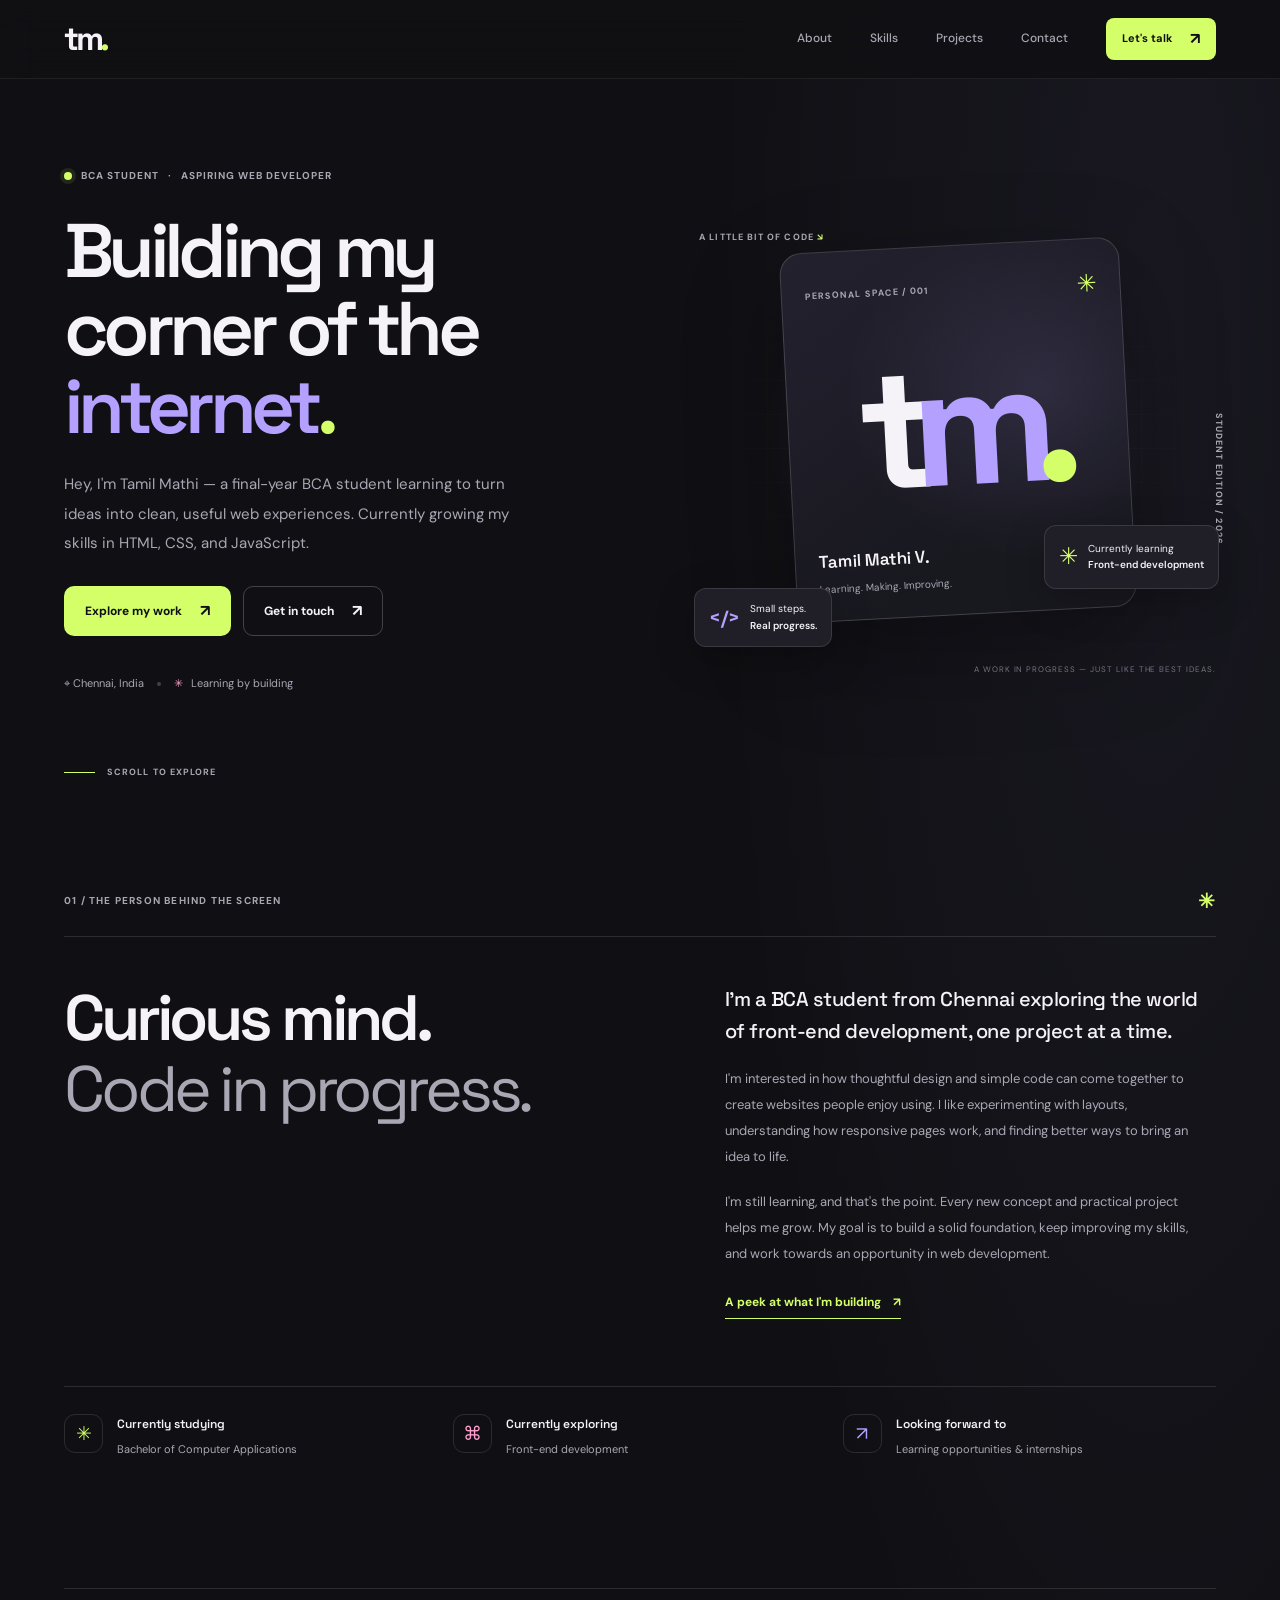
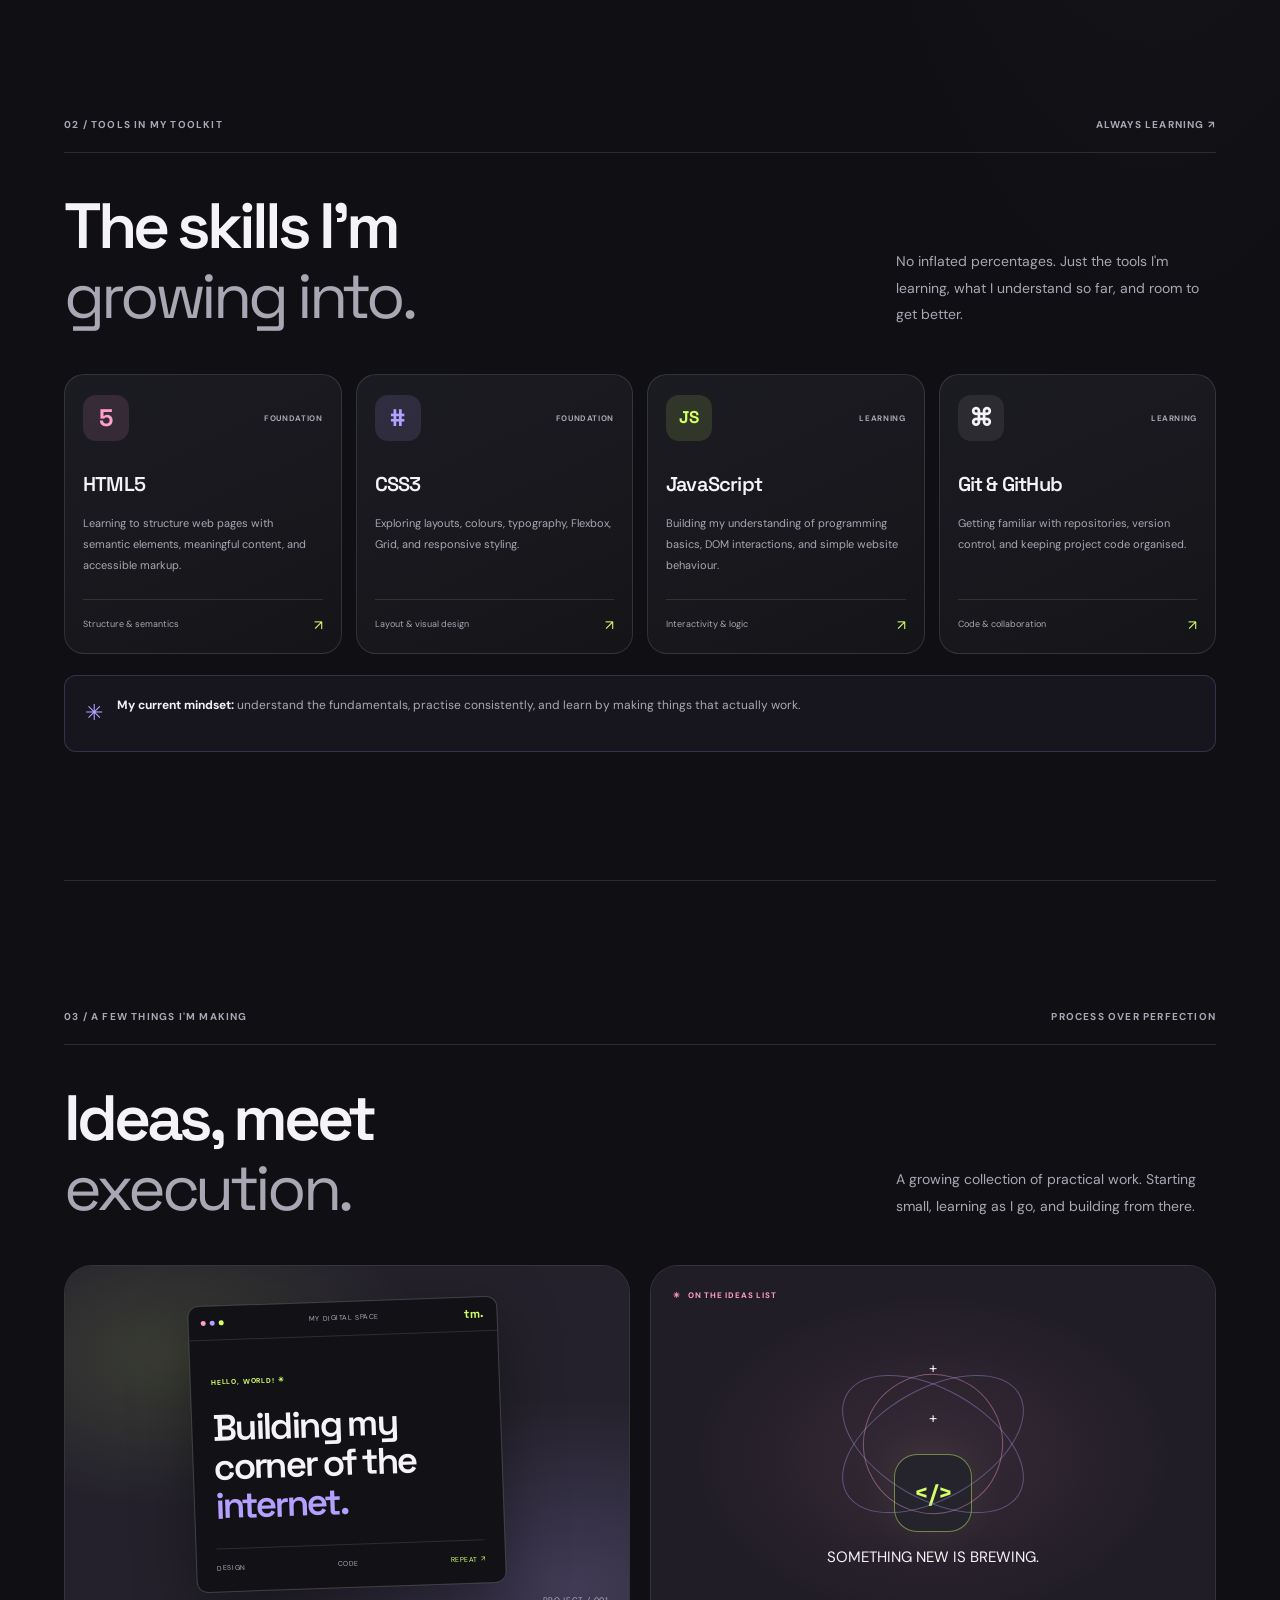
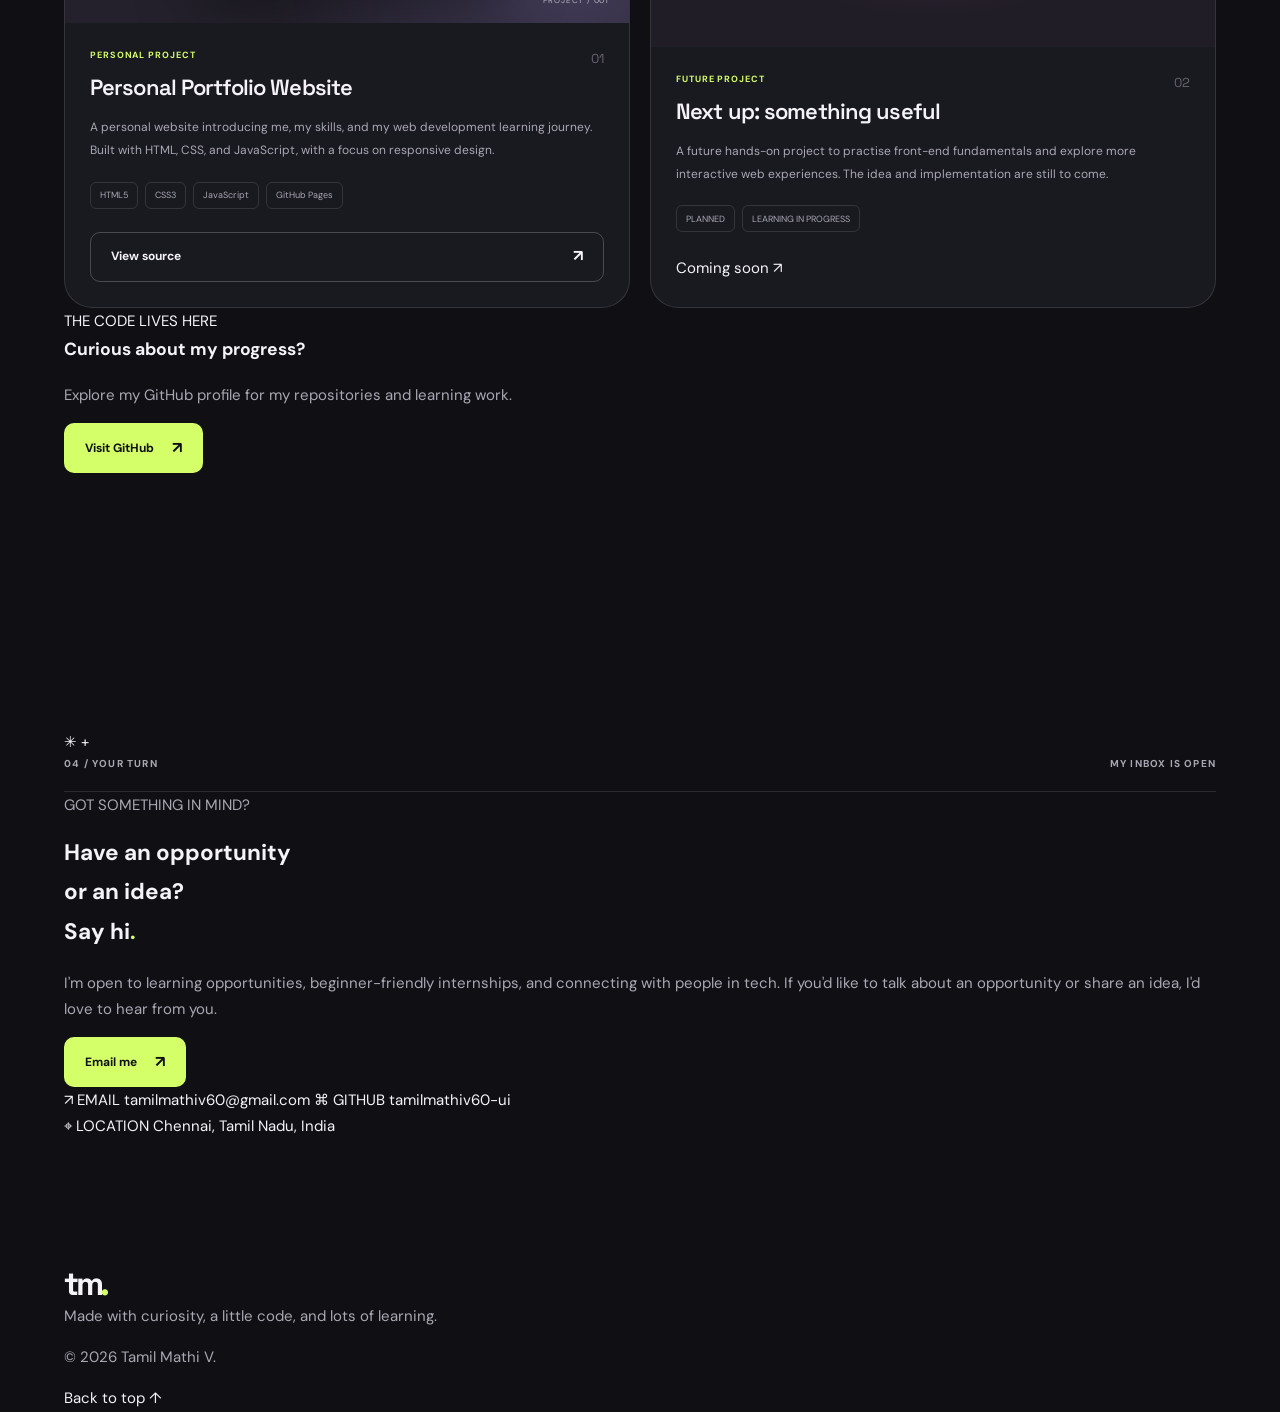
<file: index.html>
<!DOCTYPE html>
<html lang="en">
<head>
  <meta charset="UTF-8">
  <meta name="viewport" content="width=device-width, initial-scale=1.0">

  <title>Tamil Mathi V. | Aspiring Web Developer</title>
  <meta name="description" content="Explore the portfolio of Tamil Mathi V., a final-year BCA student in Chennai learning front-end development, responsive design, HTML, CSS and JavaScript.">
  <meta name="theme-color" content="#101014">
  <meta name="author" content="Tamil Mathi V.">

  <meta property="og:title" content="Tamil Mathi V. — Web Developer in Progress">
  <meta property="og:description" content="A personal portfolio documenting my journey into front-end development.">
  <meta property="og:type" content="website">

  <link rel="preconnect" href="https://fonts.googleapis.com">
  <link rel="preconnect" href="https://fonts.gstatic.com" crossorigin>
  <link href="https://fonts.googleapis.com/css2?family=DM+Sans:wght@400;500;600;700&family=Space+Grotesk:wght@400;500;600;700&display=swap" rel="stylesheet">

  <link rel="stylesheet" href="style.css">
  <script src="script.js" defer></script>
</head>

<body>
  <a class="skip-link" href="#main">Skip to content</a>

  <header class="site-header">
    <nav class="nav container" aria-label="Main navigation">
      <a class="logo" href="#home" aria-label="Tamil Mathi home">tm<span>.</span></a>

      <button
        class="menu-toggle"
        type="button"
        aria-label="Open navigation menu"
        aria-expanded="false"
        aria-controls="nav-links"
      >
        <span></span>
        <span></span>
      </button>

      <div class="nav-links" id="nav-links">
        <a class="nav-link active" href="#about">About</a>
        <a class="nav-link" href="#skills">Skills</a>
        <a class="nav-link" href="#projects">Projects</a>
        <a class="nav-link" href="#contact">Contact</a>
        <a class="button button-small button-lime nav-cta" href="#contact">
          Let's talk <span aria-hidden="true">↗</span>
        </a>
      </div>
    </nav>
  </header>

  <main id="main">
    <!-- HERO -->
    <section class="hero section container" id="home" aria-labelledby="hero-title">
      <div class="hero-copy">
        <div class="eyebrow">
          <span class="status-dot" aria-hidden="true"></span>
          BCA STUDENT <span class="eyebrow-separator">·</span> ASPIRING WEB DEVELOPER
        </div>

        <h1 id="hero-title">
          Building my<br>
          corner of the<br>
          <span class="heading-accent">internet<span class="period">.</span></span>
        </h1>

        <p class="hero-description">
          Hey, I'm Tamil Mathi — a final-year BCA student learning
          to turn ideas into clean, useful web experiences.
          Currently growing my skills in HTML, CSS, and JavaScript.
        </p>

        <div class="hero-actions">
          <a class="button button-lime" href="#projects">
            Explore my work <span aria-hidden="true">↗</span>
          </a>
          <a class="button button-outline" href="#contact">
            Get in touch <span aria-hidden="true">↗</span>
          </a>
        </div>

        <div class="hero-meta">
          <span><span aria-hidden="true">⌖</span> Chennai, India</span>
          <span class="meta-divider" aria-hidden="true"></span>
          <span><span class="meta-sparkle" aria-hidden="true">✳</span> Learning by building</span>
        </div>
      </div>

      <div class="hero-visual" aria-label="Typography-based personal design">
        <div class="visual-grid" aria-hidden="true"></div>

        <span class="floating-label label-top">A LITTLE BIT OF CODE <span>↘</span></span>
        <span class="floating-label label-side">STUDENT EDITION / 2026</span>

        <div class="profile-card">
          <div class="profile-card-top">
            <span class="card-index">PERSONAL SPACE / 001</span>
            <span class="card-star" aria-hidden="true">✳</span>
          </div>

          <div class="monogram" aria-hidden="true">
            <span>t</span><span>m<span class="monogram-period">.</span></span>
          </div>

          <div class="profile-card-bottom">
            <div>
              <p class="card-name">Tamil Mathi V.</p>
              <p class="card-role">Learning. Making. Improving.</p>
            </div>
            <span class="card-arrow" aria-hidden="true">↗</span>
          </div>
        </div>

        <div class="floating-note note-lime">
          <span class="note-icon" aria-hidden="true">✳</span>
          <span>Currently learning<br><strong>Front-end development</strong></span>
        </div>

        <div class="floating-note note-lavender">
          <span class="note-symbol" aria-hidden="true">&lt;/&gt;</span>
          <span>Small steps.<br><strong>Real progress.</strong></span>
        </div>

        <span class="visual-caption">A WORK IN PROGRESS — JUST LIKE THE BEST IDEAS.</span>
      </div>

      <a class="scroll-cue" href="#about">
        <span class="scroll-line" aria-hidden="true"></span>
        SCROLL TO EXPLORE
      </a>
    </section>

    <!-- ABOUT -->
    <section class="section container about-section" id="about" aria-labelledby="about-title">
      <div class="section-kicker">
        <span>01 / THE PERSON BEHIND THE SCREEN</span>
        <span class="kicker-star" aria-hidden="true">✳</span>
      </div>

      <div class="about-grid">
        <div>
          <h2 class="section-heading" id="about-title">
            Curious mind.<br>
            <span class="text-muted">Code in progress.</span>
          </h2>
        </div>

        <div class="about-copy">
          <p class="lead">
            I'm a BCA student from Chennai exploring the world of
            front-end development, one project at a time.
          </p>

          <p>
            I'm interested in how thoughtful design and simple code
            can come together to create websites people enjoy using.
            I like experimenting with layouts, understanding how
            responsive pages work, and finding better ways to bring
            an idea to life.
          </p>

          <p>
            I'm still learning, and that's the point. Every new
            concept and practical project helps me grow. My goal is
            to build a solid foundation, keep improving my skills,
            and work towards an opportunity in web development.
          </p>

          <a class="text-link" href="#projects">
            A peek at what I'm building <span aria-hidden="true">↗</span>
          </a>
        </div>
      </div>

      <div class="about-strip">
        <div class="strip-item">
          <span class="strip-icon strip-lime" aria-hidden="true">✳</span>
          <div>
            <h3>Currently studying</h3>
            <p>Bachelor of Computer Applications</p>
          </div>
        </div>

        <div class="strip-item">
          <span class="strip-icon strip-pink" aria-hidden="true">⌘</span>
          <div>
            <h3>Currently exploring</h3>
            <p>Front-end development</p>
          </div>
        </div>

        <div class="strip-item">
          <span class="strip-icon strip-purple" aria-hidden="true">↗</span>
          <div>
            <h3>Looking forward to</h3>
            <p>Learning opportunities & internships</p>
          </div>
        </div>
      </div>
    </section>

    <!-- SKILLS -->
    <section class="section container skills-section" id="skills" aria-labelledby="skills-title">
      <div class="section-kicker">
        <span>02 / TOOLS IN MY TOOLKIT</span>
        <span>ALWAYS LEARNING ↗</span>
      </div>

      <div class="section-intro">
        <h2 class="section-heading" id="skills-title">
          The skills I'm<br>
          <span class="text-muted">growing into.</span>
        </h2>
        <p class="section-side-copy">
          No inflated percentages. Just the tools I'm learning,
          what I understand so far, and room to get better.
        </p>
      </div>

      <div class="skills-grid">
        <article class="skill-card">
          <div class="skill-card-top">
            <span class="skill-symbol html-symbol" aria-hidden="true">5</span>
            <span class="skill-status">FOUNDATION</span>
          </div>
          <h3>HTML5</h3>
          <p>
            Learning to structure web pages with semantic elements,
            meaningful content, and accessible markup.
          </p>
          <div class="skill-bottom">
            <span>Structure & semantics</span>
            <span aria-hidden="true">↗</span>
          </div>
        </article>

        <article class="skill-card">
          <div class="skill-card-top">
            <span class="skill-symbol css-symbol" aria-hidden="true">#</span>
            <span class="skill-status">FOUNDATION</span>
          </div>
          <h3>CSS3</h3>
          <p>
            Exploring layouts, colours, typography, Flexbox, Grid,
            and responsive styling.
          </p>
          <div class="skill-bottom">
            <span>Layout & visual design</span>
            <span aria-hidden="true">↗</span>
          </div>
        </article>

        <article class="skill-card">
          <div class="skill-card-top">
            <span class="skill-symbol js-symbol" aria-hidden="true">JS</span>
            <span class="skill-status">LEARNING</span>
          </div>
          <h3>JavaScript</h3>
          <p>
            Building my understanding of programming basics,
            DOM interactions, and simple website behaviour.
          </p>
          <div class="skill-bottom">
            <span>Interactivity & logic</span>
            <span aria-hidden="true">↗</span>
          </div>
        </article>

        <article class="skill-card">
          <div class="skill-card-top">
            <span class="skill-symbol git-symbol" aria-hidden="true">⌘</span>
            <span class="skill-status">LEARNING</span>
          </div>
          <h3>Git & GitHub</h3>
          <p>
            Getting familiar with repositories, version control,
            and keeping project code organised.
          </p>
          <div class="skill-bottom">
            <span>Code & collaboration</span>
            <span aria-hidden="true">↗</span>
          </div>
        </article>
      </div>

      <div class="learning-note">
        <span class="learning-note-icon" aria-hidden="true">✳</span>
        <p>
          <strong>My current mindset:</strong>
          understand the fundamentals, practise consistently,
          and learn by making things that actually work.
        </p>
      </div>
    </section>

    <!-- PROJECTS -->
    <section class="section container projects-section" id="projects" aria-labelledby="projects-title">
      <div class="section-kicker">
        <span>03 / A FEW THINGS I'M MAKING</span>
        <span>PROCESS OVER PERFECTION</span>
      </div>

      <div class="section-intro">
        <h2 class="section-heading" id="projects-title">
          Ideas, meet<br>
          <span class="text-muted">execution.</span>
        </h2>
        <p class="section-side-copy">
          A growing collection of practical work.
          Starting small, learning as I go, and building from there.
        </p>
      </div>

      <div class="projects-grid">
        <article class="project-card project-featured">
          <div class="project-preview preview-portfolio">
            <div class="preview-window">
              <div class="preview-toolbar">
                <div class="preview-dots" aria-hidden="true">
                  <span></span><span></span><span></span>
                </div>
                <span>MY DIGITAL SPACE</span>
                <span class="preview-toolbar-mark">tm.</span>
              </div>

              <div class="preview-content">
                <span class="preview-eyebrow">HELLO, WORLD! ✳</span>
                <div class="preview-title">Building my<br>corner of the<br><span>internet.</span></div>
                <div class="preview-line"></div>
                <div class="preview-footer">
                  <span>DESIGN</span>
                  <span>CODE</span>
                  <span>REPEAT ↗</span>
                </div>
              </div>
            </div>

            <span class="preview-index">PROJECT / 001</span>
          </div>

          <div class="project-details">
            <div class="project-title-row">
              <div>
                <span class="project-label">PERSONAL PROJECT</span>
                <h3>Personal Portfolio Website</h3>
              </div>
              <span class="project-number" aria-hidden="true">01</span>
            </div>

            <p>
              A personal website introducing me, my skills, and my
              web development learning journey. Built with HTML,
              CSS, and JavaScript, with a focus on responsive design.
            </p>

            <div class="tag-list" aria-label="Technologies used">
              <span>HTML5</span>
              <span>CSS3</span>
              <span>JavaScript</span>
              <span>GitHub Pages</span>
            </div>

            <a
              class="button button-outline project-button"
              href="https://github.com/tamilmathiv60-ui/web-development-internship"
              target="_blank"
              rel="noopener noreferrer"
              aria-label="View the portfolio project's source code on GitHub"
            >
              View source <span aria-hidden="true">↗</span>
            </a>
          </div>
        </article>

        <article class="project-card project-planned">
          <div class="planned-preview">
            <span class="planned-badge"><span aria-hidden="true">✳</span> ON THE IDEAS LIST</span>

            <div class="planned-art" aria-hidden="true">
              <span class="planned-orbit orbit-one"></span>
              <span class="planned-orbit orbit-two"></span>
              <span class="planned-orbit orbit-three"></span>
              <span class="planned-plus plus-one">+</span>
              <span class="planned-plus plus-two">+</span>
              <span class="planned-center">&lt;/&gt;</span>
            </div>

            <span class="planned-bottom-label">SOMETHING NEW IS BREWING.</span>
          </div>

          <div class="project-details">
            <div class="project-title-row">
              <div>
                <span class="project-label">FUTURE PROJECT</span>
                <h3>Next up: something useful</h3>
              </div>
              <span class="project-number" aria-hidden="true">02</span>
            </div>

            <p>
              A future hands-on project to practise front-end
              fundamentals and explore more interactive web
              experiences. The idea and implementation are
              still to come.
            </p>

            <div class="tag-list">
              <span>PLANNED</span>
              <span>LEARNING IN PROGRESS</span>
            </div>

            <span class="planned-link">
              Coming soon <span aria-hidden="true">↗</span>
            </span>
          </div>
        </article>
      </div>

      <div class="github-note">
        <div>
          <span class="github-note-kicker">THE CODE LIVES HERE</span>
          <h3>Curious about my progress?</h3>
          <p>Explore my GitHub profile for my repositories and learning work.</p>
        </div>
        <a
          class="button button-lime"
          href="https://github.com/tamilmathiv60-ui"
          target="_blank"
          rel="noopener noreferrer"
        >
          Visit GitHub <span aria-hidden="true">↗</span>
        </a>
      </div>
    </section>

    <!-- CONTACT -->
    <section class="section container contact-section" id="contact" aria-labelledby="contact-title">
      <div class="contact-card">
        <div class="contact-decoration" aria-hidden="true">
          <span class="contact-star">✳</span>
          <span class="contact-orbit"></span>
          <span class="contact-plus">+</span>
        </div>

        <div class="section-kicker">
          <span>04 / YOUR TURN</span>
          <span>MY INBOX IS OPEN</span>
        </div>

        <div class="contact-main">
          <div>
            <p class="contact-pretitle">GOT SOMETHING IN MIND?</p>
            <h2 class="contact-heading" id="contact-title">
              Have an opportunity<br>
              or an idea?<br>
              <span>Say hi<span class="period">.</span></span>
            </h2>
          </div>

          <div class="contact-copy">
            <p>
              I'm open to learning opportunities, beginner-friendly
              internships, and connecting with people in tech.
              If you'd like to talk about an opportunity or share an idea,
              I'd love to hear from you.
            </p>

            <a class="button button-lime contact-email" href="mailto:tamilmathiv60@gmail.com">
              Email me <span aria-hidden="true">↗</span>
            </a>
          </div>
        </div>

        <div class="contact-details">
          <a class="contact-detail" href="mailto:tamilmathiv60@gmail.com">
            <span class="detail-icon" aria-hidden="true">↗</span>
            <span>
              <span class="detail-label">EMAIL</span>
              <span class="detail-value">tamilmathiv60@gmail.com</span>
            </span>
          </a>

          <a
            class="contact-detail"
            href="https://github.com/tamilmathiv60-ui"
            target="_blank"
            rel="noopener noreferrer"
          >
            <span class="detail-icon" aria-hidden="true">⌘</span>
            <span>
              <span class="detail-label">GITHUB</span>
              <span class="detail-value">tamilmathiv60-ui</span>
            </span>
          </a>

          <div class="contact-detail">
            <span class="detail-icon" aria-hidden="true">⌖</span>
            <span>
              <span class="detail-label">LOCATION</span>
              <span class="detail-value">Chennai, Tamil Nadu, India</span>
            </span>
          </div>
        </div>
      </div>
    </section>
  </main>

  <!-- FOOTER -->
  <footer class="site-footer container">
    <a class="logo footer-logo" href="#home" aria-label="Back to home">tm<span>.</span></a>

    <div class="footer-middle">
      <p>Made with curiosity, a little code, and lots of learning.</p>
      <p class="copyright">© <span id="current-year">2026</span> Tamil Mathi V.</p>
    </div>

    <a class="back-to-top" href="#home">
      Back to top <span aria-hidden="true">↑</span>
    </a>
  </footer>
</body>
</html>
</file>
<file: style.css>
/* =========================================================
   TAMIL MATHI V. — PERSONAL PORTFOLIO
   Responsive editorial design / HTML + CSS + JavaScript
   ========================================================= */

/* 1. DESIGN TOKENS */

:root {
  color-scheme: dark;

  --bg: #101014;
  --card: #191920;
  --card-raised: #201f28;
  --text: #f5f3f7;
  --muted: #aaa7b4;
  --lime: #d4ff68;
  --lavender: #b4a0ff;
  --pink: #ff9fce;

  --border: rgba(245, 243, 247, 0.12);
  --border-strong: rgba(245, 243, 247, 0.22);

  --font-display: "Space Grotesk", sans-serif;
  --font-body: "DM Sans", sans-serif;

  --container: 1160px;
  --page-gutter: clamp(20px, 5vw, 64px);

  --radius-sm: 12px;
  --radius-md: 20px;
  --radius-lg: 28px;

  --ease: cubic-bezier(0.2, 0.7, 0.2, 1);
}

/* 2. RESET */

* {
  box-sizing: border-box;
}

html {
  scroll-behavior: smooth;
  scroll-padding-top: 105px;
}

body {
  margin: 0;
  min-width: 320px;
  background:
    radial-gradient(
      ellipse at 90% 7%,
      rgba(180, 160, 255, 0.055),
      transparent 27%
    ),
    var(--bg);
  color: var(--text);
  font-family: var(--font-body);
  font-size: 15px;
  line-height: 1.75;
  -webkit-font-smoothing: antialiased;
  overflow-wrap: break-word;
}

body.menu-open {
  overflow: hidden;
}

img,
svg {
  display: block;
  max-width: 100%;
}

button,
a {
  -webkit-tap-highlight-color: transparent;
}

button,
input,
textarea,
select {
  font: inherit;
}

a {
  color: inherit;
  text-decoration: none;
}

button {
  color: inherit;
}

p,
h1,
h2,
h3 {
  margin-top: 0;
}

p {
  color: var(--muted);
}

::selection {
  color: var(--bg);
  background: var(--lime);
}

:focus-visible {
  outline: 3px solid var(--lime);
  outline-offset: 5px;
}

.skip-link {
  position: fixed;
  top: 12px;
  left: 12px;
  z-index: 1000;
  padding: 10px 16px;
  border-radius: 8px;
  background: var(--lime);
  color: var(--bg);
  font-weight: 700;
  transform: translateY(-150%);
}

.skip-link:focus {
  transform: translateY(0);
}

/* 3. SHARED LAYOUT */

.container {
  width: min(
    calc(100% - var(--page-gutter) * 2),
    var(--container)
  );
  margin-inline: auto;
}

.section {
  padding-block: clamp(76px, 10vw, 132px);
  scroll-margin-top: 80px;
}

.section-kicker {
  display: flex;
  align-items: center;
  justify-content: space-between;
  gap: 16px;
  padding-bottom: 19px;
  border-bottom: 1px solid var(--border);
  color: var(--muted);
  font-size: 10px;
  font-weight: 700;
  letter-spacing: 0.12em;
  line-height: 1.6;
}

.kicker-star {
  color: var(--lime);
  font-size: 20px;
}

.section-heading {
  margin-bottom: 0;
  font-family: var(--font-display);
  font-size: clamp(36px, 5.2vw, 64px);
  font-weight: 600;
  letter-spacing: -0.065em;
  line-height: 1.1;
}

.text-muted {
  color: var(--muted);
  font-weight: 400;
}

.period {
  color: var(--lime);
}

.section-intro {
  display: flex;
  align-items: flex-end;
  justify-content: space-between;
  gap: 32px;
  margin-block: 38px 42px;
}

.section-side-copy {
  width: min(100%, 320px);
  margin-bottom: 4px;
  font-size: 14px;
  line-height: 1.9;
}

/* 4. NAVIGATION */

.site-header {
  position: sticky;
  top: 0;
  z-index: 100;
  border-bottom: 1px solid rgba(245, 243, 247, 0.07);
  background: rgba(16, 16, 20, 0.88);
  backdrop-filter: blur(18px);
  -webkit-backdrop-filter: blur(18px);
}

.nav {
  display: flex;
  min-height: 78px;
  align-items: center;
  justify-content: space-between;
  gap: 28px;
}

.logo {
  display: inline-flex;
  flex-shrink: 0;
  align-items: baseline;
  font-family: var(--font-display);
  font-size: 33px;
  font-weight: 700;
  letter-spacing: -0.1em;
  line-height: 1;
}

.logo > span {
  color: var(--lime);
}

.nav-links {
  display: flex;
  align-items: center;
  gap: clamp(20px, 3.2vw, 38px);
}

.nav-link {
  position: relative;
  padding-block: 8px;
  color: var(--muted);
  font-size: 12px;
  font-weight: 500;
  transition: color 180ms ease;
}

.nav-link::after {
  position: absolute;
  right: 0;
  bottom: 0;
  left: 0;
  height: 2px;
  background: var(--lime);
  content: "";
  transform: scaleX(0);
  transform-origin: left;
  transition: transform 180ms ease;
}

.nav-link:hover,
.nav-link.active {
  color: var(--text);
}

.nav-link.active::after,
.nav-link:hover::after {
  transform: scaleX(1);
}

.button {
  display: inline-flex;
  min-height: 50px;
  align-items: center;
  justify-content: center;
  gap: 18px;
  padding: 12px 20px;
  border: 1px solid transparent;
  border-radius: 10px;
  font-size: 12px;
  font-weight: 700;
  line-height: 1.4;
  transition:
    background 200ms ease,
    color 200ms ease,
    border-color 200ms ease,
    transform 200ms ease;
}

.button > span {
  font-size: 16px;
  transition: transform 200ms ease;
}

.button:hover > span {
  transform: translate(2px, -2px);
}

.button:hover {
  transform: translateY(-2px);
}

.button-lime {
  background: var(--lime);
  color: var(--bg);
}

.button-lime:hover {
  background: #e2ff98;
}

.button-outline {
  border-color: var(--border-strong);
  background: transparent;
  color: var(--text);
}

.button-outline:hover {
  border-color: var(--lime);
  color: var(--lime);
}

.button-small {
  min-height: 40px;
  padding: 9px 15px;
  border-radius: 8px;
  font-size: 11px;
}

.menu-toggle {
  display: none;
}

/* 5. HERO */

.hero {
  position: relative;
  display: grid;
  min-height: 640px;
  grid-template-columns: 1.05fr 0.95fr;
  align-items: center;
  gap: clamp(28px, 5vw, 72px);
  padding-top: 88px;
  padding-bottom: 110px;
}

.hero-copy {
  position: relative;
  z-index: 2;
}

.eyebrow {
  display: flex;
  flex-wrap: wrap;
  align-items: center;
  gap: 9px;
  margin-bottom: 27px;
  color: var(--muted);
  font-size: 10px;
  font-weight: 700;
  letter-spacing: 0.1em;
}

.status-dot {
  width: 8px;
  height: 8px;
  flex-shrink: 0;
  border-radius: 50%;
  background: var(--lime);
  box-shadow: 0 0 0 4px rgba(212, 255, 104, 0.09);
}

.eyebrow-separator {
  color: var(--lavender);
}

.hero h1 {
  margin-bottom: 24px;
  font-family: var(--font-display);
  font-size: clamp(47px, 6.2vw, 76px);
  font-weight: 600;
  letter-spacing: -0.075em;
  line-height: 1.03;
}

.heading-accent {
  color: var(--lavender);
}

.hero-description {
  max-width: 445px;
  margin-bottom: 28px;
  font-size: 15px;
  line-height: 1.95;
}

.hero-actions {
  display: flex;
  flex-wrap: wrap;
  gap: 12px;
}

.hero-meta {
  display: flex;
  flex-wrap: wrap;
  align-items: center;
  gap: 13px;
  margin-top: 38px;
  color: var(--muted);
  font-size: 11px;
}

.meta-divider {
  width: 4px;
  height: 4px;
  border-radius: 50%;
  background: var(--border-strong);
}

.meta-sparkle {
  margin-right: 5px;
  color: var(--pink);
}

/* CSS-created hero illustration; no invented portrait */

.hero-visual {
  position: relative;
  display: grid;
  min-width: 0;
  min-height: 440px;
  place-items: center;
  isolation: isolate;
}

.visual-grid {
  position: absolute;
  z-index: -2;
  inset: 0;
  background-image:
    linear-gradient(rgba(245, 243, 247, 0.045) 1px, transparent 1px),
    linear-gradient(90deg, rgba(245, 243, 247, 0.045) 1px, transparent 1px);
  background-size: 34px 34px;
  mask-image: radial-gradient(ellipse, black 15%, transparent 72%);
  -webkit-mask-image: radial-gradient(ellipse, black 15%, transparent 72%);
}

.hero-visual::before {
  position: absolute;
  z-index: -1;
  width: 75%;
  aspect-ratio: 1;
  border-radius: 50%;
  background: radial-gradient(
    circle,
    rgba(180, 160, 255, 0.16),
    rgba(180, 160, 255, 0) 70%
  );
  content: "";
}

.profile-card {
  position: relative;
  display: flex;
  width: min(100%, 340px);
  min-height: 370px;
  flex-direction: column;
  justify-content: space-between;
  overflow: hidden;
  padding: 23px;
  border: 1px solid rgba(245, 243, 247, 0.16);
  border-radius: 22px;
  background:
    radial-gradient(ellipse at 75% 40%, rgba(180, 160, 255, 0.13), transparent 55%),
    linear-gradient(145deg, #24212f, #18181f 70%);
  box-shadow: 0 35px 100px rgba(0, 0, 0, 0.32);
  transform: rotate(-3deg);
  transition: transform 300ms var(--ease);
}

.profile-card:hover {
  transform: rotate(0deg) translateY(-4px);
}

.profile-card-top,
.profile-card-bottom {
  display: flex;
  align-items: center;
  justify-content: space-between;
  gap: 12px;
}

.card-index {
  color: var(--muted);
  font-size: 9px;
  font-weight: 700;
  letter-spacing: 0.12em;
}

.card-star {
  color: var(--lime);
  font-size: 24px;
}

.monogram {
  display: flex;
  align-items: center;
  justify-content: center;
  font-family: var(--font-display);
  font-size: clamp(112px, 16vw, 172px);
  font-weight: 700;
  letter-spacing: -0.15em;
  line-height: 1;
}

.monogram > span:first-child {
  color: var(--text);
}

.monogram > span:last-child {
  color: var(--lavender);
}

.monogram-period {
  color: var(--lime);
}

.card-name {
  margin-bottom: 3px;
  color: var(--text);
  font-family: var(--font-display);
  font-size: 17px;
  font-weight: 600;
}

.card-role {
  margin-bottom: 0;
  font-size: 10px;
}

.card-arrow {
  display: grid;
  width: 37px;
  height: 37px;
  flex-shrink: 0;
  place-items: center;
  border: 1px solid var(--border-strong);
  border-radius: 50%;
  color: var(--lime);
  font-size: 18px;
}

.floating-label {
  position: absolute;
  z-index: 2;
  color: var(--muted);
  font-size: 9px;
  font-weight: 700;
  letter-spacing: 0.12em;
}

.label-top {
  top: 20px;
  left: 0;
}

.label-top span {
  color: var(--lime);
}

.label-side {
  top: 46%;
  right: -10px;
  writing-mode: vertical-rl;
}

.floating-note {
  position: absolute;
  z-index: 3;
  display: flex;
  align-items: center;
  gap: 10px;
  padding: 12px 14px;
  border: 1px solid var(--border);
  border-radius: 12px;
  background: #201f28;
  box-shadow: 0 12px 40px rgba(0, 0, 0, 0.24);
  font-size: 10px;
  line-height: 1.65;
}

.floating-note strong {
  color: var(--text);
  font-weight: 600;
}

.note-icon {
  color: var(--lime);
  font-size: 23px;
}

.note-symbol {
  color: var(--lavender);
  font-family: var(--font-display);
  font-size: 19px;
  font-weight: 700;
}

.note-lime {
  right: -3px;
  bottom: 61px;
}

.note-lavender {
  bottom: 3px;
  left: -5px;
}

.visual-caption {
  position: absolute;
  right: 0;
  bottom: -26px;
  color: #77737f;
  font-size: 8px;
  letter-spacing: 0.12em;
}

.scroll-cue {
  position: absolute;
  bottom: 23px;
  left: 0;
  display: flex;
  align-items: center;
  gap: 12px;
  color: var(--muted);
  font-size: 9px;
  font-weight: 700;
  letter-spacing: 0.12em;
}

.scroll-line {
  width: 31px;
  height: 1px;
  background: var(--lime);
}

/* 6. ABOUT */

.about-section {
  padding-top: 82px;
}

.about-grid {
  display: grid;
  grid-template-columns: 1fr 0.88fr;
  gap: clamp(36px, 8vw, 108px);
  margin-top: 46px;
}

.about-copy {
  max-width: 480px;
}

.about-copy p {
  margin-bottom: 19px;
  font-size: 13px;
  line-height: 2;
}

.about-copy .lead {
  color: var(--text);
  font-family: var(--font-display);
  font-size: 20px;
  font-weight: 500;
  letter-spacing: -0.025em;
  line-height: 1.6;
}

.text-link {
  display: inline-flex;
  align-items: center;
  gap: 12px;
  margin-top: 6px;
  padding-bottom: 5px;
  border-bottom: 1px solid var(--lime);
  color: var(--lime);
  font-size: 12px;
  font-weight: 700;
}

.text-link span {
  transition: transform 200ms ease;
}

.text-link:hover span {
  transform: translate(3px, -3px);
}

.about-strip {
  display: grid;
  grid-template-columns: repeat(3, minmax(0, 1fr));
  gap: 16px;
  margin-top: 67px;
  padding-top: 27px;
  border-top: 1px solid var(--border);
}

.strip-item {
  display: flex;
  align-items: flex-start;
  gap: 14px;
  min-width: 0;
}

.strip-icon {
  display: grid;
  width: 39px;
  height: 39px;
  flex-shrink: 0;
  place-items: center;
  border: 1px solid var(--border);
  border-radius: 11px;
  font-size: 19px;
}

.strip-lime {
  color: var(--lime);
}

.strip-pink {
  color: var(--pink);
}

.strip-purple {
  color: var(--lavender);
}

.strip-item h3 {
  margin-bottom: 5px;
  font-family: var(--font-display);
  font-size: 12px;
  font-weight: 600;
}

.strip-item p {
  margin-bottom: 0;
  font-size: 11px;
  line-height: 1.8;
}

/* 7. SKILLS */

.skills-section {
  border-top: 1px solid var(--border);
}

.skills-grid {
  display: grid;
  grid-template-columns: repeat(4, minmax(0, 1fr));
  gap: 14px;
}

.skill-card {
  display: flex;
  min-width: 0;
  min-height: 275px;
  flex-direction: column;
  padding: 20px 18px 16px;
  border: 1px solid var(--border);
  border-radius: var(--radius-md);
  background: linear-gradient(155deg, #1b1b22, #151519);
  transition:
    border-color 220ms ease,
    background 220ms ease,
    transform 220ms ease;
}

.skill-card:hover {
  border-color: rgba(212, 255, 104, 0.38);
  background: #1e1e25;
  transform: translateY(-5px);
}

.skill-card-top {
  display: flex;
  align-items: center;
  justify-content: space-between;
  gap: 8px;
  margin-bottom: 26px;
}

.skill-symbol {
  display: grid;
  width: 46px;
  height: 46px;
  flex-shrink: 0;
  place-items: center;
  border-radius: 13px;
  font-family: var(--font-display);
  font-size: 24px;
  font-weight: 700;
}

.html-symbol {
  background: rgba(255, 159, 206, 0.12);
  color: var(--pink);
}

.css-symbol {
  background: rgba(180, 160, 255, 0.13);
  color: var(--lavender);
}

.js-symbol {
  background: rgba(212, 255, 104, 0.12);
  color: var(--lime);
  font-size: 17px;
}

.git-symbol {
  background: rgba(245, 243, 247, 0.08);
  color: var(--text);
}

.skill-status {
  color: var(--muted);
  font-size: 8px;
  font-weight: 700;
  letter-spacing: 0.08em;
}

.skill-card h3 {
  margin-bottom: 11px;
  font-family: var(--font-display);
  font-size: 20px;
  font-weight: 600;
  letter-spacing: -0.04em;
}

.skill-card > p {
  margin-bottom: 23px;
  font-size: 11px;
  line-height: 1.9;
}

.skill-bottom {
  display: flex;
  align-items: center;
  justify-content: space-between;
  gap: 8px;
  margin-top: auto;
  padding-top: 13px;
  border-top: 1px solid var(--border);
  color: var(--muted);
  font-size: 9px;
}

.skill-bottom span:last-child {
  color: var(--lime);
  font-size: 14px;
}

.learning-note {
  display: flex;
  align-items: flex-start;
  gap: 14px;
  margin-top: 21px;
  padding: 18px 20px;
  border: 1px solid rgba(180, 160, 255, 0.2);
  border-radius: var(--radius-sm);
  background: rgba(180, 160, 255, 0.045);
}

.learning-note-icon {
  flex-shrink: 0;
  color: var(--lavender);
  font-size: 22px;
}

.learning-note p {
  margin-bottom: 0;
  font-size: 12px;
  line-height: 1.9;
}

.learning-note strong {
  color: var(--text);
}

/* 8. PROJECTS */

.projects-section {
  border-top: 1px solid var(--border);
}

.projects-grid {
  display: grid;
  grid-template-columns: repeat(2, minmax(0, 1fr));
  align-items: stretch;
  gap: 20px;
}

.project-card {
  min-width: 0;
  overflow: hidden;
  border: 1px solid var(--border);
  border-radius: var(--radius-lg);
  background: var(--card);
  transition:
    border-color 220ms ease,
    transform 220ms ease;
}

.project-card:hover {
  border-color: var(--border-strong);
  transform: translateY(-4px);
}

.project-preview {
  position: relative;
  display: grid;
  min-height: 300px;
  overflow: hidden;
  place-items: center;
  padding: 35px 25px;
}

.preview-portfolio {
  background:
    radial-gradient(ellipse at 20% 25%, rgba(212, 255, 104, 0.13), transparent 40%),
    radial-gradient(ellipse at 90% 90%, rgba(180, 160, 255, 0.2), transparent 42%),
    #24212c;
}

.preview-window {
  width: min(100%, 310px);
  overflow: hidden;
  border: 1px solid rgba(245, 243, 247, 0.2);
  border-radius: 11px;
  background: #121216;
  box-shadow: 0 20px 60px rgba(0, 0, 0, 0.35);
  transform: rotate(-2deg);
  transition: transform 300ms var(--ease);
}

.project-card:hover .preview-window {
  transform: rotate(0deg) scale(1.015);
}

.preview-toolbar {
  display: flex;
  min-height: 34px;
  align-items: center;
  justify-content: space-between;
  gap: 8px;
  padding-inline: 12px;
  border-bottom: 1px solid var(--border);
  color: var(--muted);
  font-size: 7px;
  letter-spacing: 0.08em;
}

.preview-dots {
  display: flex;
  gap: 4px;
}

.preview-dots span {
  width: 5px;
  height: 5px;
  border-radius: 50%;
  background: #77737f;
}

.preview-dots span:first-child {
  background: var(--pink);
}

.preview-dots span:nth-child(2) {
  background: var(--lavender);
}

.preview-dots span:nth-child(3) {
  background: var(--lime);
}

.preview-toolbar-mark {
  color: var(--lime);
  font-family: var(--font-display);
  font-size: 12px;
  font-weight: 700;
}

.preview-content {
  padding: 26px 20px 17px;
}

.preview-eyebrow {
  color: var(--lime);
  font-size: 7px;
  font-weight: 700;
  letter-spacing: 0.12em;
}

.preview-title {
  margin-top: 17px;
  color: var(--text);
  font-family: var(--font-display);
  font-size: clamp(27px, 3.4vw, 37px);
  font-weight: 600;
  letter-spacing: -0.07em;
  line-height: 1.05;
}

.preview-title span {
  color: var(--lavender);
}

.preview-line {
  width: 100%;
  height: 1px;
  margin-block: 22px 13px;
  background: var(--border);
}

.preview-footer {
  display: flex;
  justify-content: space-between;
  gap: 8px;
  color: var(--muted);
  font-size: 7px;
  letter-spacing: 0.08em;
}

.preview-footer span:last-child {
  color: var(--lime);
}

.preview-index {
  position: absolute;
  right: 20px;
  bottom: 16px;
  color: rgba(245, 243, 247, 0.65);
  font-size: 8px;
  letter-spacing: 0.1em;
}

.project-details {
  padding: 25px;
}

.project-title-row {
  display: flex;
  align-items: flex-start;
  justify-content: space-between;
  gap: 12px;
  margin-bottom: 13px;
}

.project-label {
  display: block;
  margin-bottom: 9px;
  color: var(--lime);
  font-size: 9px;
  font-weight: 700;
  letter-spacing: 0.1em;
}

.project-title-row h3 {
  margin-bottom: 0;
  font-family: var(--font-display);
  font-size: clamp(18px, 2vw, 22px);
  font-weight: 600;
  letter-spacing: -0.04em;
  line-height: 1.35;
}

.project-number {
  flex-shrink: 0;
  color: #67636e;
  font-family: var(--font-display);
  font-size: 13px;
}

.project-details > p {
  margin-bottom: 19px;
  font-size: 12px;
  line-height: 1.95;
}

.tag-list {
  display: flex;
  flex-wrap: wrap;
  gap: 7px;
  margin-bottom: 23px;
}

.tag-list span {
  display: inline-flex;
  align-items: center;
  min-height: 27px;
  padding: 5px 9px;
  border: 1px solid var(--border);
  border-radius: 6px;
  color: var(--muted);
  font-size: 9px;
  line-height: 1.4;
}

.project-button {
  width: 100%;
  justify-content: space-between;
}

/* Planned project: intentionally marked as unfinished */

.project-planned {
  display: flex;
  flex-direction: column;
}

.planned-preview {
  position: relative;
  display: flex;
  min-height: 300px;
  flex: 1;
  flex-direction: column;
  align-items: center;
  justify-content: center;
  overflow: hidden;
  background:
    radial-gradient(ellipse at center, rgba(255, 159, 206, 0.1), transparent 60%),
    #211d27;
}

.planned-badge {
  position: absolute;
  top: 22px;
  left: 22px;
  z-index: 2;
  display: flex;
  align-items: center;
  gap: 7px;
  color: var(--pink);
  font-size: 8px;
  font-weight: 700;
  letter-spacing: 0.1em;
}

.planned-art {
  position: relative;
  display: grid;
  width: 200px;
  max-width: 75%;
  aspect-ratio: 1;
  place-items: center;
}

.planned-orbit {
  position: absolute;
  border: 1px solid rgba(180, 160, 255, 0.38);
  border-radius: 50%;
  transform: rotate(-30deg);
}

.orbit-one {
  width: 100%;
  height: 55%;
}

.orbit-two {
  width: 100%;
  height: 55%;
  transform: rotate(30deg);
}

.orbit-three {
  width: 70%;
  height: 70%;
  border-color: rgba(255, 159, 206, 0.42);
}

.planned-center {
  display: grid;
  width: 78px;
  height: 78px;
  place-items: center;
  border: 1px solid rgba(212, 255, 104, 0.45);
  border-radius: 23px;
  background: #25242d;
  color: var(--lime);
  font-family: var(--font-display);
  font-size: 24px;
  font-weight: 700;
  box-shadow: 0 0 45px rgba(212, 255, 104, 0.07);
}
</file>
